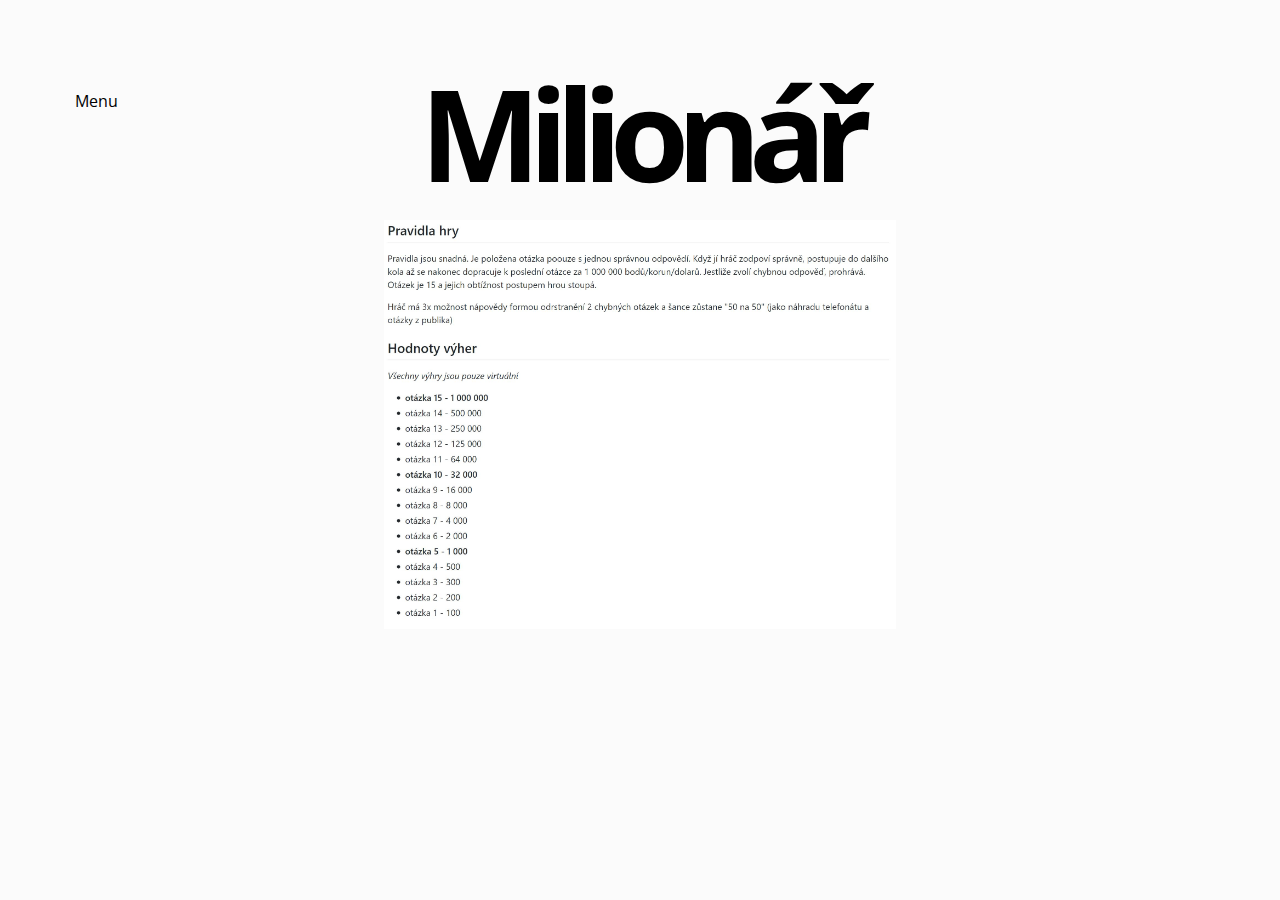
<file: about.html>
<!DOCTYPE html>
<html>
<head>
    <meta charset="utf-8">
    <meta http-equiv="X-UA-Compatible" content="IE=edge">
    <meta name="viewport" content="width=device-width, maximum-scale=1.0, user-scalable=no">
    <title>Milionar</title>
    <meta name="description" content="Adaptace hry milionar">
    <link rel="stylesheet" href="style.css">
    <link href="https://fonts.googleapis.com/css?family=Open+Sans:400,700&display=swap&subset=cyrillic-ext" rel="stylesheet">
</head>
<body>

<nav><a href="index.html">Menu</a></nav>
    <h1>Milionář</h1>
    <img src="pravidla.JPG" style="width: 40vw; margin-left: 30vw;">

    



</body>
</html>
</file>
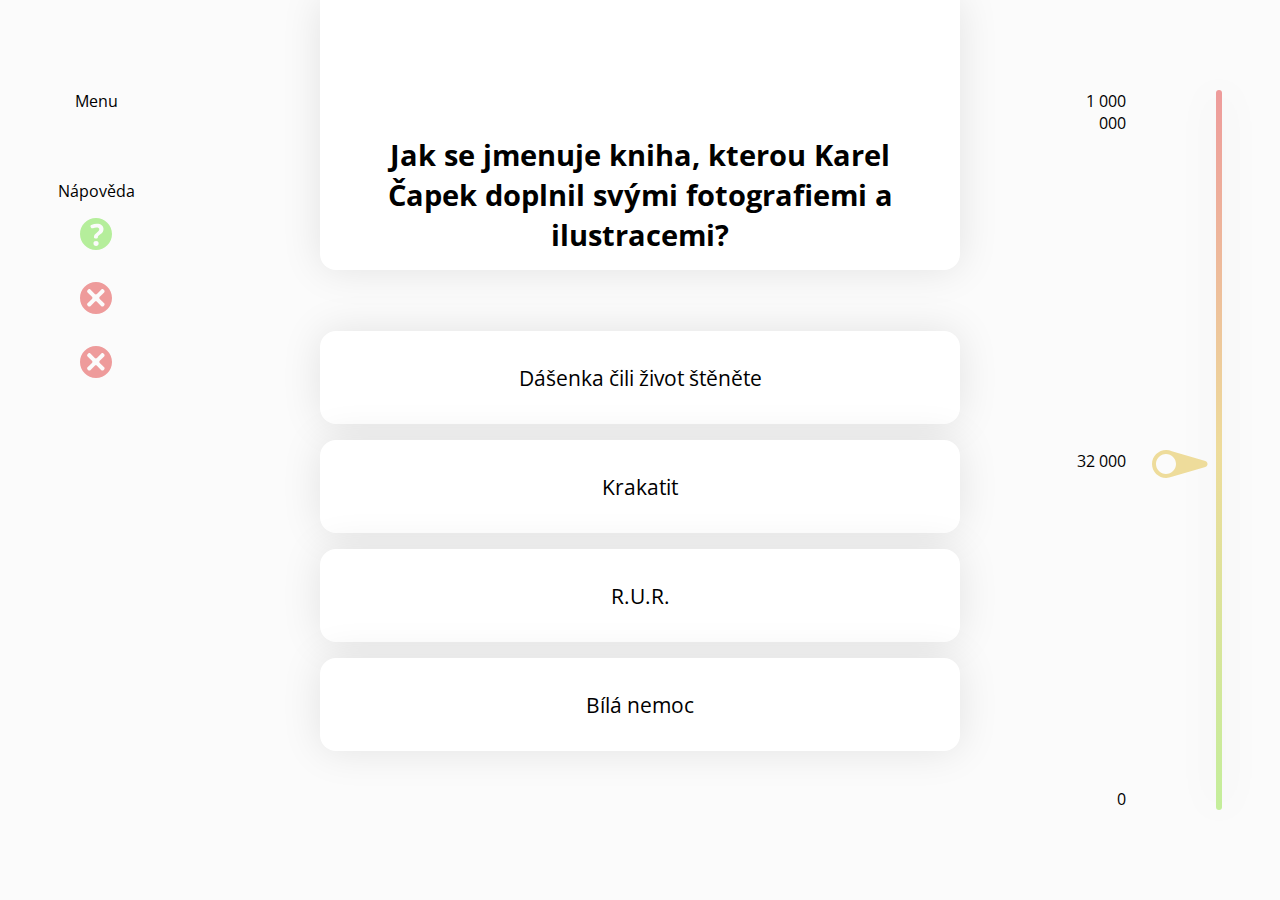
<file: game.html>
<!DOCTYPE html>
<html>
<head>
    <meta charset="utf-8">
    <meta http-equiv="X-UA-Compatible" content="IE=edge">
    <meta name="viewport" content="width=device-width, maximum-scale=1.0, user-scalable=no">
    <title>Milionar</title>
    <meta name="description" content="Adaptace hry milionar">
    <link rel="stylesheet" href="style.css">
    <link href="https://fonts.googleapis.com/css?family=Open+Sans:400,700&display=swap&subset=cyrillic-ext" rel="stylesheet">
</head>
<body>
    
<nav><a href="index.html">Menu</a></nav>
    
<div id="hint">
    <a href="about.html">Nápověda</a>
    <img src="green.svg" alt="Volná nápověda">
    <img src="red.svg" alt="Nápověda použita">
    <img src="red.svg" alt="Nápověda použita">
</div>
    
<div id="score">
    <p id="mil">1 000 000</p>
    <p id="number">32 000</p>
    <p id="zero">0</p>
    <img src="pointer.svg">
    <div id="stupnice"></div>
</div>     
    
<div id="banner">
    <p id="otazka">Jak se jmenuje kniha, kterou Karel Čapek doplnil svými fotografiemi a ilustracemi?</p>
</div>
    
<div id="display">
    <a class="odpoved" href="#" >Dášenka čili život štěněte</a>
    <a class="odpoved" href="#" >Krakatit</a>
    <a class="odpoved" href="#" >R.U.R.</a>
    <a class="odpoved" href="#" >Bílá nemoc</a>
</div>
       
</body>
</html>
</file>
<file: style.css>
html, body{
    margin: 0;
    padding: 0;
    background-color: #FBFBFB;
    font-family: 'Open Sans', sans-serif;
    font-weight: 400;
    overflow: hidden;
}
/*_____________________NAV - MENU________________________________*/
nav{
    margin-top: 10vh;
    width: 15vw;
    text-align: center;
    position: absolute;
}
nav > a{
    text-decoration: none;
    color: #000;
}

nav > a:hover{
    font-weight: 700;
}
/*______________________NAPOVEDA_______________________________*/

#hint{
    margin-top: 20vh;
    width: 15vw;
    text-align: center;
    position: absolute;
}
#hint a{
    text-decoration: none;
    color: #000;
}

#hint > a:hover{
    font-weight: 700;
}

#hint img{
    display: block;
    margin: auto;
    padding: 1rem 0;
    height: 32px;
    width: 32px;
}

/*______________________PANEL OTAZKY_______________________________*/
#banner{
    width: 50vw;
    height: 30vh;
    background-color: #FFFFFF;
    margin: auto;
    padding: 0;
    border-radius: 0 0 1rem 1rem; 
    box-shadow: 0px 0px 40px rgba(0, 0, 0, 0.1);
    overflow: hidden;
}

#otazka{
    text-align: center;
    margin: 0 2rem 0 2rem;
    padding-top: 15vh;
    font-size: 22pt;
    font-weight: 700;
    background-color: transparent;
}

h1{
    text-align: center;
    margin: 0 2rem 0 2rem;
    padding-top: 5vh;
    font-size: 96pt;
    letter-spacing: -12px;
    font-weight: 700;
    background-color: transparent;
}
/*_______________________ODPOVEDI______________________________*/
#display{
    width: 50vw;
    height: 65vh;
    background-color: transparent;
    margin: auto;
    padding: 5vh 0 0 0;
}

.odpoved{
    background-color: #FFFFFF;
    width: 50vw;
    display: block;
    text-align: center;
    border-radius: 1rem; 
    box-shadow: 0px 0px 40px rgba(0, 0, 0, 0.1);
    padding: 2rem 0;
    margin: 1rem 0;
    font-size: 16pt;
    text-decoration: none;
    color: #000000;
}

.odpoved:hover{
    box-shadow: 0px 0px 40px rgba(0, 0, 0, 0.3);
    transition: 0.5s;
}
/*_______________________POSTRANÍ UKAZATEL SCORE______________________________*/

#score{
    position: absolute;
    background-color: transparent;
    height: 100vh;
    width: 25vw;
    margin-left: 75vw;
}

#stupnice{
    width: 0.5vw;
    height: 80vh;
    border-radius: 1rem; 
    box-shadow: 0px 0px 40px rgba(0, 0, 0, 0.1);
    margin-top: 10vh;
    margin-left: 20vw;
    background: rgb(238,155,155);
    background: linear-gradient(180deg, rgba(238,155,155,1) 0%, rgba(238,220,155,1) 50%, rgba(196,238,155,1) 100%);
}

#score p{
    position: absolute;
    margin-left: 8vw;
    text-align: right;
    width: 5vw;
}

#score img{
    position: absolute;
    margin-top: 50vh;
    margin-left: 15vw;
}

#mil{
    margin-top: 10vh;
}

#zero{
    margin-top: 90vh;
    transform: translate(0, -100%)
}

#number{
    margin-top: 50vh;
}
</file>
